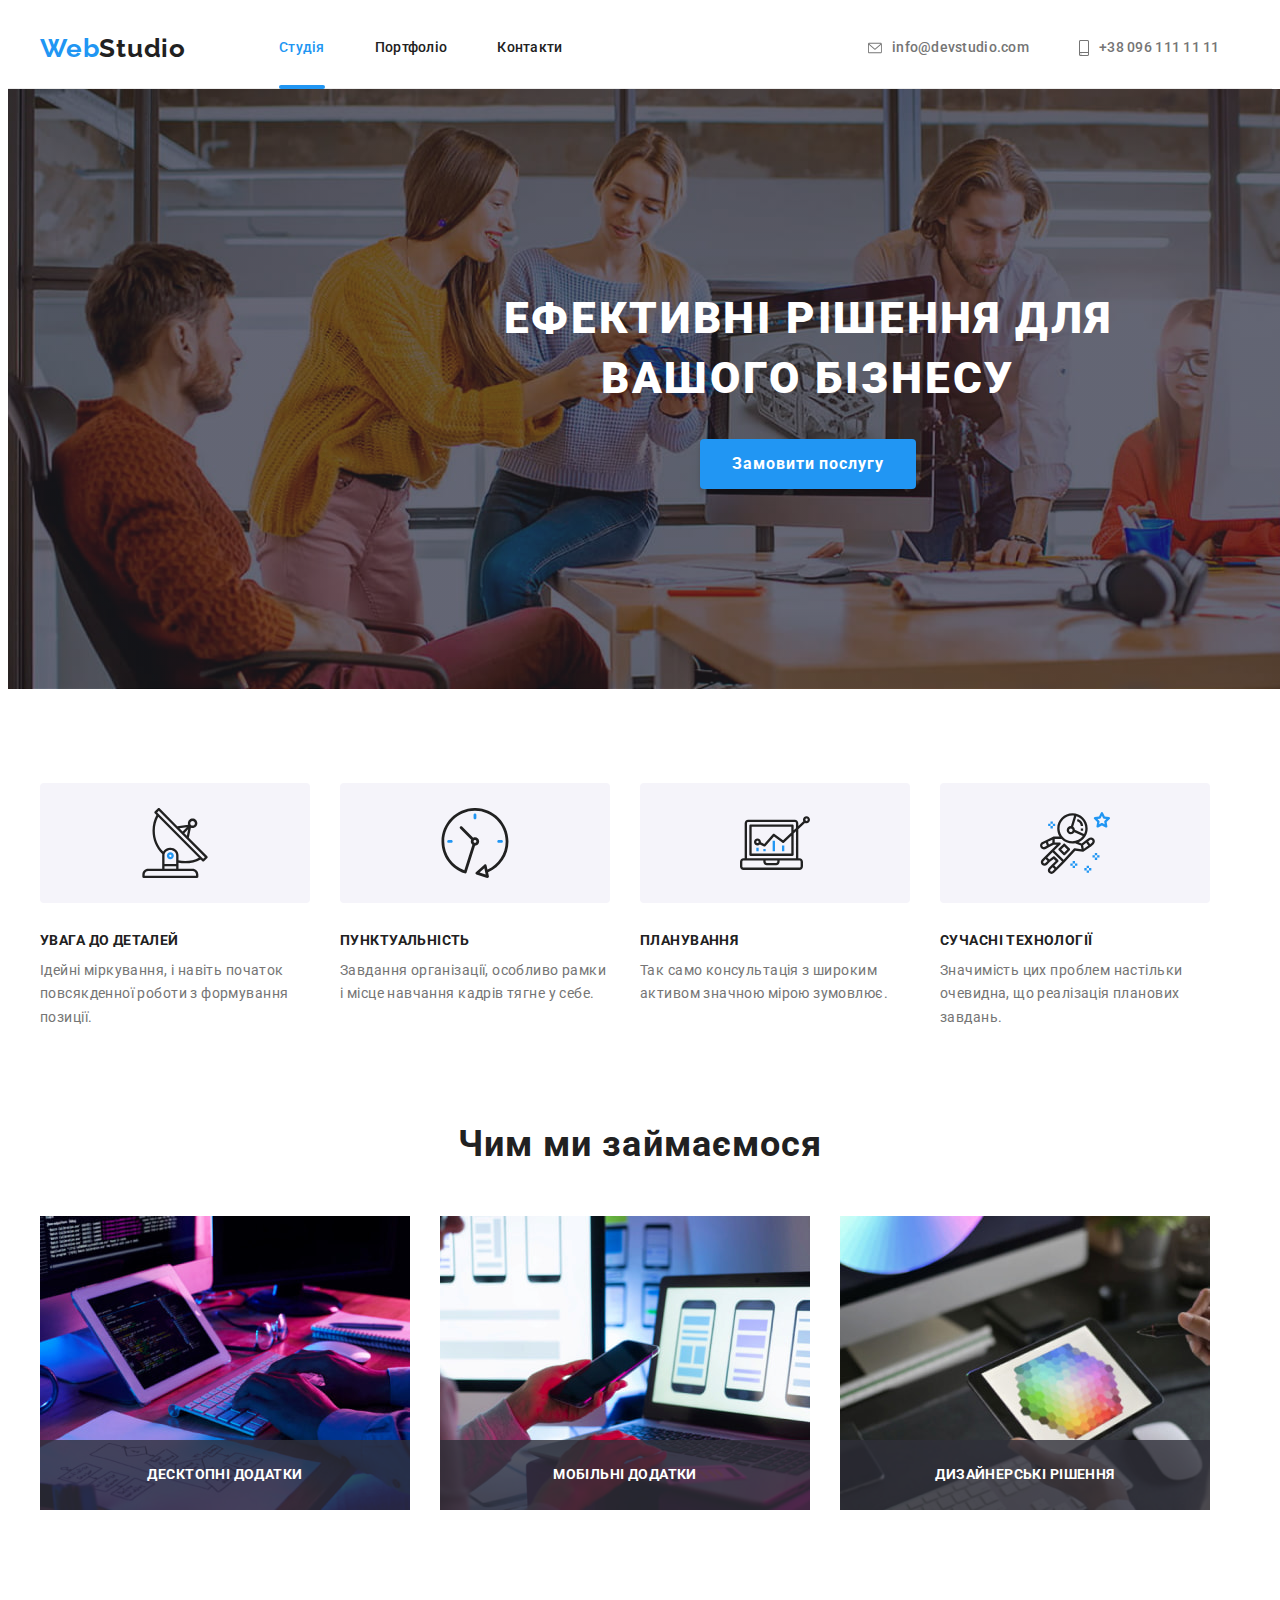
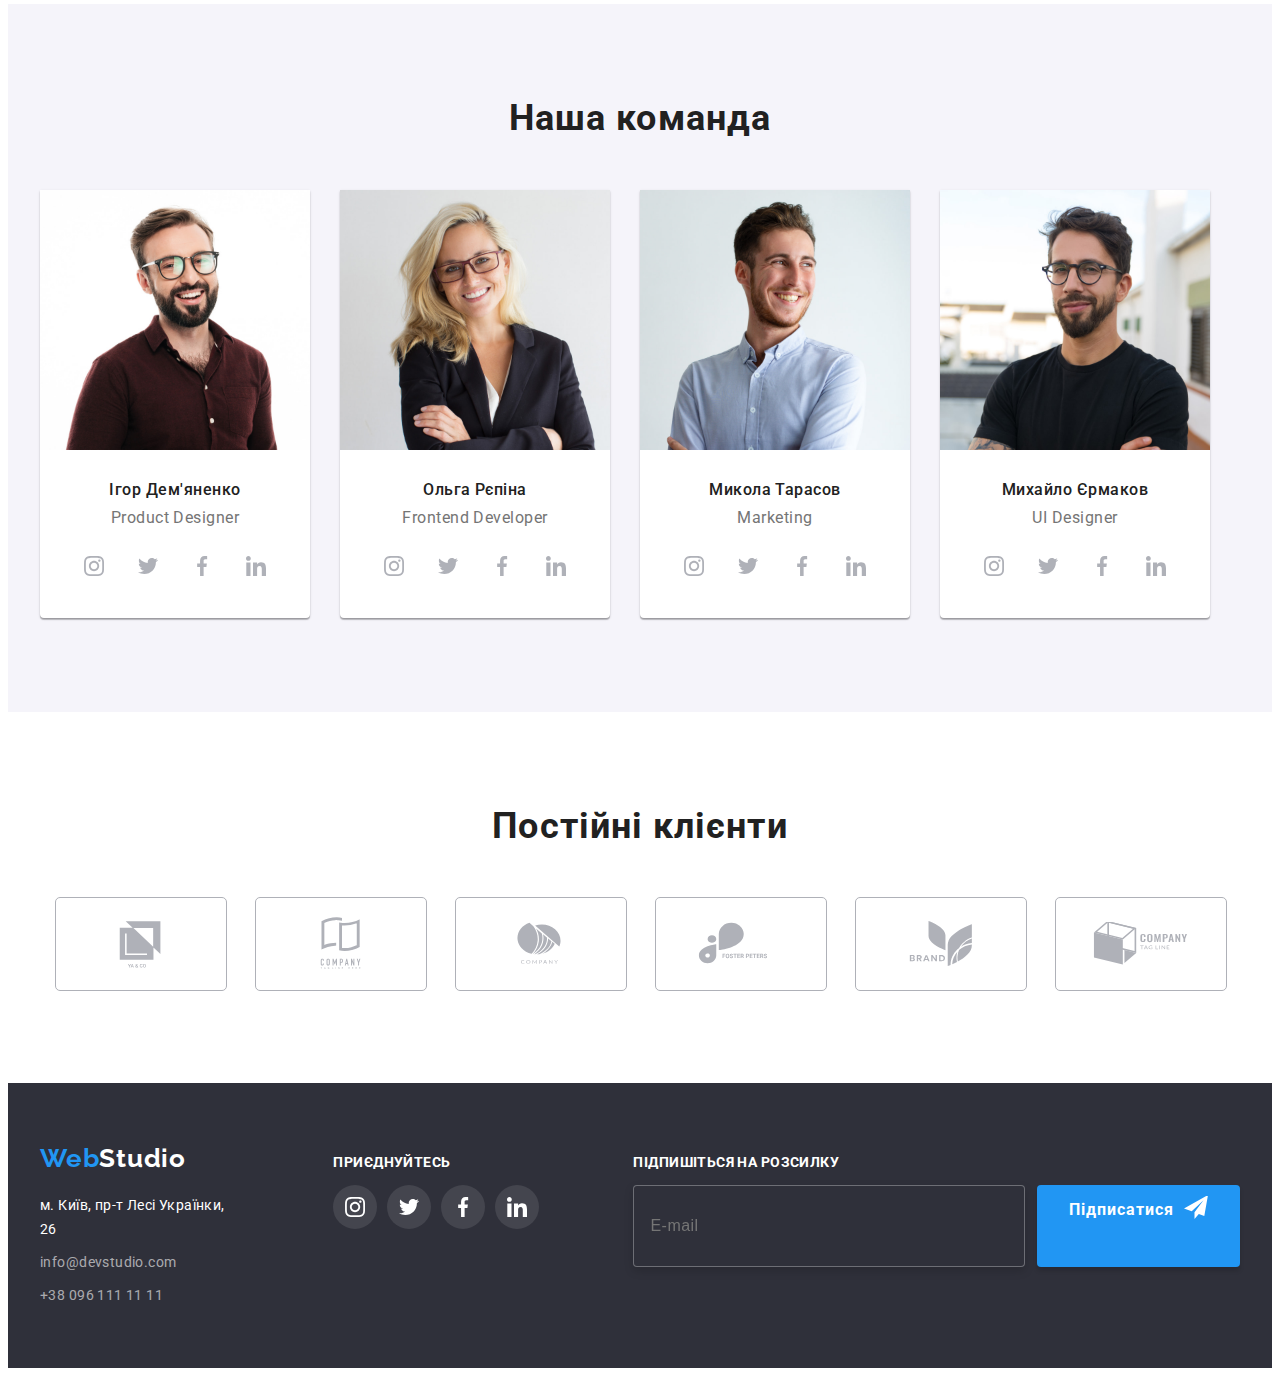
<file: index.html>
<!DOCTYPE html>
<html lang="uk">
  <head>
    <meta charset="UTF-8" />
    <meta http-equiv="X-UA-Compatible" content="IE=edge" />
    <meta name="viewport" content="width=device-width, initial-scale=1.0" />
    <title>WebStudio</title>
    <!-- Fonts -->
    <link rel="preconnect" href="https://fonts.googleapis.com" />
    <link rel="preconnect" href="https://fonts.gstatic.com" crossorigin />
    <link
      href="https://fonts.googleapis.com/css2?family=Raleway:wght@700&family=Roboto:wght@400;500;700;900&display=swap"
      rel="stylesheet"
    />
    <!-- Styles -->
    <link
      rel="stylesheet"
      href="https://cdnjs.cloudflare.com/ajax/libs/modern-normalize/1.1.0/modern-normalize.min.css"
      integrity="sha512-wpPYUAdjBVSE4KJnH1VR1HeZfpl1ub8YT/NKx4PuQ5NmX2tKuGu6U/JRp5y+Y8XG2tV+wKQpNHVUX03MfMFn9Q=="
      crossorigin="anonymous"
      referrerpolicy="no-referrer"
    />
    <link rel="stylesheet" href="./css/styles.css" />
  </head>
  <body class="body">
    <!-- Шапка -->
    <header class="page-header">
      <div class="container header-container">
        <nav class="header-nav">
          <a class="logo" href="./index.html" lang="en"
            ><span class="text-blue">Web</span>Studio</a
          >
          <ul class="header-menu-one">
            <li>
              <a class="site-nav current" href="./index.html">Cтудія</a>
            </li>
            <li>
              <a class="site-nav" href="./portfolio.html">Портфоліо</a>
            </li>
            <li><a class="site-nav" href="#">Контакти</a></li>
          </ul>
        </nav>
        <ul class="header-menu-two">
          <li>
            <div class="link-header">
              <a class="auth-nav" href="mailto:info@devstudio.com"
                ><svg width="16" height="12">
                  <use href="./images/icons.svg#icon-mail"></use>
                </svg>
                info@devstudio.com</a
              >
            </div>
          </li>
          <li>
            <div class="link-header">
              <a class="auth-nav" href="tel:+380961111111"
                ><svg width="10" height="16">
                  <use href="./images/icons.svg#icon-smartphone"></use>
                </svg>
                +38 096 111 11 11</a
              >
            </div>
          </li>
        </ul>
      </div>
    </header>
    <!-- Основний контент -->
    <main>
      <section class="section-pageone words-in-center section">
        <div class="container">
          <h1 class="h-one">Ефективні рішення для вашого бізнесу</h1>
          <button class="button" type="button" data-modal-open>
            Замовити послугу
          </button>
        </div>
      </section>
      <!-- Особливості -->
      <section class="section-features">
        <div class="container">
          <h2 class="visually-hidden">Особливості</h2>
          <ul class="features">
            <li class="feature">
              <div class="features-box">
                <svg width="70" height="70">
                  <use href="./images/icons.svg#icon-antenna"></use>
                </svg>
              </div>
              <h3 class="h-three-in-pageone">УВАГА ДО ДЕТАЛЕЙ</h3>
              <p class="paragraph">
                Ідейні міркування, і навіть початок повсякденної роботи з
                формування позиції.
              </p>
            </li>
            <li class="feature">
              <div class="features-box">
                <svg width="70" height="70">
                  <use href="./images/icons.svg#icon-clock"></use>
                </svg>
              </div>
              <h3 class="h-three-in-pageone">ПУНКТУАЛЬНІСТЬ</h3>
              <p class="paragraph">
                Завдання організації, особливо рамки і місце навчання кадрів
                тягне у себе.
              </p>
            </li>
            <li class="feature">
              <div class="features-box">
                <svg width="70" height="70">
                  <use href="./images/icons.svg#icon-diagram"></use>
                </svg>
              </div>
              <h3 class="h-three-in-pageone">ПЛАНУВАННЯ</h3>
              <p class="paragraph">
                Так само консультація з широким активом значною мірою зумовлює.
              </p>
            </li>
            <li class="feature">
              <div class="features-box">
                <svg width="70" height="70">
                  <use href="./images/icons.svg#icon-astronaut"></use>
                </svg>
              </div>
              <h3 class="h-three-in-pageone">СУЧАСНІ ТЕХНОЛОГІЇ</h3>
              <p class="paragraph">
                Значимість цих проблем настільки очевидна, що реалізація
                планових завдань.
              </p>
            </li>
          </ul>
        </div>
      </section>
      <!-- Чим ми займаємося -->
      <section class="section">
        <div class="container">
          <h2 class="h-two-options words-in-center">Чим ми займаємося</h2>
          <ul class="menu">
            <li class="what-we-do-list">
              <img
                src="./images/box1.jpg"
                alt="Людина працює за комп'ютером"
                width="370"
                height="294"
              />
              <div class="what-we-do-box">
                <p class="what-we-do-sentence">Десктопні додатки</p>
              </div>
            </li>
            <li class="what-we-do-list">
              <img
                src="./images/box2.jpg"
                alt="Людина працює за ноутбуком та телефоном"
                width="370"
                height="294"
              />
              <div class="what-we-do-box">
                <p class="what-we-do-sentence">Мобільні додатки</p>
              </div>
            </li>
            <li class="what-we-do-list">
              <img
                src="./images/box3.jpg"
                alt="Людина працює за планшетом"
                width="370"
                height="294"
              />
              <div class="what-we-do-box">
                <p class="what-we-do-sentence">Дизайнерські рішення</p>
              </div>
            </li>
          </ul>
        </div>
      </section>
      <!-- Наша команда -->
      <section class="section our-team">
        <div class="container">
          <h2 class="h-two-options words-in-center">Наша команда</h2>
          <ul class="menu">
            <li class="team-card">
              <img
                src="./images/img.jpg"
                alt="Ігор Дем'яненко"
                width="270"
                height="260"
              />
              <div class="elements-under-the-imageone">
                <h3 class="words-in-center team-member">Ігор Дем'яненко</h3>
                <p class="words-in-center paragraph specialty">
                  Product Designer
                </p>
                <ul class="socials-list">
                  <li class="socials-item">
                    <a class="socials-link-our-team" href="#"
                      ><svg width="20" height="20">
                        <use href="./images/icons.svg#icon-instagram"></use>
                      </svg>
                    </a>
                  </li>
                  <li class="socials-item">
                    <a class="socials-link-our-team" href="#"
                      ><svg width="20" height="20">
                        <use href="./images/icons.svg#icon-twitter"></use>
                      </svg>
                    </a>
                  </li>
                  <li class="socials-item">
                    <a class="socials-link-our-team" href="#"
                      ><svg width="20" height="20">
                        <use href="./images/icons.svg#icon-facebook"></use>
                      </svg>
                    </a>
                  </li>
                  <li class="socials-item">
                    <a class="socials-link-our-team" href="#"
                      ><svg width="20" height="20">
                        <use href="./images/icons.svg#icon-linkedin"></use>
                      </svg>
                    </a>
                  </li>
                </ul>
              </div>
            </li>
            <li class="team-card">
              <img
                src="./images/img1.jpg"
                alt="Ольга Рєпіна"
                width="270"
                height="260"
              />
              <div class="elements-under-the-imageone">
                <h3 class="words-in-center team-member">Ольга Рєпіна</h3>
                <p class="words-in-center paragraph specialty">
                  Frontend Developer
                </p>
                <ul class="socials-list">
                  <li class="socials-item">
                    <a class="socials-link-our-team" href="#"
                      ><svg width="20" height="20">
                        <use href="./images/icons.svg#icon-instagram"></use>
                      </svg>
                    </a>
                  </li>
                  <li class="socials-item">
                    <a class="socials-link-our-team" href="#"
                      ><svg width="20" height="20">
                        <use href="./images/icons.svg#icon-twitter"></use>
                      </svg>
                    </a>
                  </li>
                  <li class="socials-item">
                    <a class="socials-link-our-team" href="#"
                      ><svg width="20" height="20">
                        <use href="./images/icons.svg#icon-facebook"></use>
                      </svg>
                    </a>
                  </li>
                  <li class="socials-item">
                    <a class="socials-link-our-team" href="#"
                      ><svg width="20" height="20">
                        <use href="./images/icons.svg#icon-linkedin"></use>
                      </svg>
                    </a>
                  </li>
                </ul>
              </div>
            </li>
            <li class="team-card">
              <img
                src="./images/img2.jpg"
                alt="Микола Тарасов"
                width="270"
                height="260"
              />
              <div class="elements-under-the-imageone">
                <h3 class="words-in-center team-member">Микола Тарасов</h3>
                <p class="words-in-center paragraph specialty">Marketing</p>
                <ul class="socials-list">
                  <li class="socials-item">
                    <a class="socials-link-our-team" href="#"
                      ><svg width="20" height="20">
                        <use href="./images/icons.svg#icon-instagram"></use>
                      </svg>
                    </a>
                  </li>
                  <li class="socials-item">
                    <a class="socials-link-our-team" href="#"
                      ><svg width="20" height="20">
                        <use href="./images/icons.svg#icon-twitter"></use>
                      </svg>
                    </a>
                  </li>
                  <li class="socials-item">
                    <a class="socials-link-our-team" href="#"
                      ><svg width="20" height="20">
                        <use href="./images/icons.svg#icon-facebook"></use>
                      </svg>
                    </a>
                  </li>
                  <li class="socials-item">
                    <a class="socials-link-our-team" href="#"
                      ><svg width="20" height="20">
                        <use href="./images/icons.svg#icon-linkedin"></use>
                      </svg>
                    </a>
                  </li>
                </ul>
              </div>
            </li>
            <li class="team-card">
              <img
                src="./images/img3.jpg"
                alt="Михайло Єрмаков"
                width="270"
                height="260"
              />
              <div class="elements-under-the-imageone">
                <h3 class="words-in-center team-member">Михайло Єрмаков</h3>
                <p class="words-in-center paragraph specialty">UI Designer</p>
                <ul class="socials-list">
                  <li class="socials-item">
                    <a class="socials-link-our-team" href="#"
                      ><svg width="20" height="20">
                        <use href="./images/icons.svg#icon-instagram"></use>
                      </svg>
                    </a>
                  </li>
                  <li class="socials-item">
                    <a class="socials-link-our-team" href="#"
                      ><svg width="20" height="20">
                        <use href="./images/icons.svg#icon-twitter"></use>
                      </svg>
                    </a>
                  </li>
                  <li class="socials-item">
                    <a class="socials-link-our-team" href="#"
                      ><svg width="20" height="20">
                        <use href="./images/icons.svg#icon-facebook"></use>
                      </svg>
                    </a>
                  </li>
                  <li class="socials-item">
                    <a class="socials-link-our-team" href="#"
                      ><svg width="20" height="20">
                        <use href="./images/icons.svg#icon-linkedin"></use>
                      </svg>
                    </a>
                  </li>
                </ul>
              </div>
            </li>
          </ul>
        </div>
      </section>
      <!-- Постійні клієнти -->
      <section class="section">
        <div class="container">
          <h2 class="words-in-center h-two-options">Постійні клієнти</h2>
          <ul class="clients">
            <li class="client-list">
              <a class="client-icon" href="#"
                ><svg width="106" height="60">
                  <use href="./images/icons.svg#icon-Logo"></use>
                </svg>
              </a>
            </li>
            <li class="client-list">
              <a class="client-icon" href="#"
                ><svg width="106" height="60">
                  <use href="./images/icons.svg#icon-Logo-1"></use>
                </svg>
              </a>
            </li>
            <li class="client-list">
              <a class="client-icon" href="#"
                ><svg width="106" height="60">
                  <use href="./images/icons.svg#icon-Logo-2"></use>
                </svg>
              </a>
            </li>
            <li class="client-list">
              <a class="client-icon" href="#"
                ><svg width="106" height="60">
                  <use href="./images/icons.svg#icon-Logo-3"></use>
                </svg>
              </a>
            </li>
            <li class="client-list">
              <a class="client-icon" href="#"
                ><svg width="106" height="60">
                  <use href="./images/icons.svg#icon-Logo-4"></use>
                </svg>
              </a>
            </li>
            <li class="client-list">
              <a class="client-icon" href="#"
                ><svg width="106" height="60">
                  <use href="./images/icons.svg#icon-Logo-5"></use>
                </svg>
              </a>
            </li>
          </ul>
        </div>
      </section>
    </main>
    <!-- Підвал -->
    <footer class="page-footer">
      <div class="container-in-footer">
        <div>
          <a class="logo footer-logo" href="./index.html" lang="en"
            ><span class="text-blue">Web</span
            ><span class="text-white">Studio</span>
          </a>
          <address class="address-box">
            <ul class="footer-li">
              <li class="footer-list">
                <a
                  class="address"
                  href="https://goo.gl/maps/CPtrU1FHBa2aNyZL9"
                  target="_blank"
                  rel="noopener noreferrer nofollow"
                  >м. Київ, пр-т Лесі Українки, 26</a
                >
              </li>
              <li class="footer-list">
                <a class="address unique" href="mailto:info@devstudio.com"
                  >info@devstudio.com</a
                >
              </li>
              <li class="footer-list">
                <a class="address unique" href="tel:+380961111111"
                  >+38 096 111 11 11</a
                >
              </li>
            </ul>
          </address>
        </div>
        <div>
          <p class="p-in-pagefooter">Приєднуйтесь</p>
          <ul class="socials-list">
            <li class="socials-item">
              <a class="socials-link" href="#">
                <svg width="20" height="20">
                  <use href="./images/icons.svg#icon-instagram"></use>
                </svg>
              </a>
            </li>
            <li class="socials-item">
              <a class="socials-link" href="#">
                <svg width="20" height="20">
                  <use href="./images/icons.svg#icon-twitter"></use>
                </svg>
              </a>
            </li>
            <li class="socials-item">
              <a class="socials-link" href="#">
                <svg width="20" height="20">
                  <use href="./images/icons.svg#icon-facebook"></use>
                </svg>
              </a>
            </li>
            <li class="socials-item">
              <a class="socials-link" href="#">
                <svg width="20" height="20">
                  <use href="./images/icons.svg#icon-linkedin"></use>
                </svg>
              </a>
            </li>
          </ul>
        </div>
        <div>
          <p class="p-in-pagefooter">Підпишіться на розсилку</p>
          <form class="subscribe-field">
              <input
                class="subscribe-form-field-input"
                type="email"
                placeholder="E-mail"
              />
            <button class="button send-button" type="button">
              Підписатися<svg width="24" height="24" class="icon-send">
                <use href="./images/icons.svg#icon-send"></use>
              </svg>
            </button>
          </form>
        </div>
      </div>
    </footer>
    <div class="backdrop is-hidden" data-modal>
      <div class="modal">
        <button class="close-button" type="button" data-modal-close>
          <svg width="18" height="18" class="close">
            <use href="./images/icons.svg#icon-close"></use>
          </svg>
        </button>
        <h3 class="modal-title">Залиште свої дані, ми вам передзвонимо</h3>
        <form name="contact-form" autocomplete="on">
          <label class="form-field-label" for="user-name">Ім'я</label>
          <div class="form-field">
            <input class="form-field-input" id="user-name" type="text" />
            <svg class="form-field-icon" width="18" height="18">
              <use href="./images/icons.svg#icon-person"></use>
            </svg>
          </div>

          <label class="form-field-label" for="name">Телефон</label>
          <div class="form-field">
            <input class="form-field-input" id="name" type="tel" />
            <svg class="form-field-icon" width="18" height="18">
              <use href="./images/icons.svg#icon-phone"></use>
            </svg>
          </div>

          <label class="form-field-label" for="user-email">Пошта</label>
          <div class="form-field">
            <input class="form-field-input" id="user-email" type="email" />
            <svg class="form-field-icon" width="18" height="18">
              <use href="./images/icons.svg#icon-email"></use>
            </svg>
          </div>

          <label class="form-field-label" for="user-comment">Коментар</label>
          <textarea
            class="form-field-textarea"
            id="user-comment"
            type="text"
            placeholder="Введіть текст"
          ></textarea>

          <div class="form-field-checkbox checkbox">
            <input
              class="checkbox-input"
              id="terms-checkbox"
              type="checkbox"
              name="terms-checkbox"
            />
            <svg class="checkbox-icon" width="16" height="15">
              <use href="./images/icons.svg#icon-check"></use>
            </svg>
            <label class="checkbox-label" for="terms-checkbox"
              >Погоджуюся з розсилкою та приймаю
              <a class="conditions-contract" href="#">Умови договору</a></label
            >
          </div>

          <button class="form-submit button" type="submit">Відправити</button>
        </form>
      </div>
    </div>
    <script src="./js/modal.js"></script>
  </body>
</html>
</file>
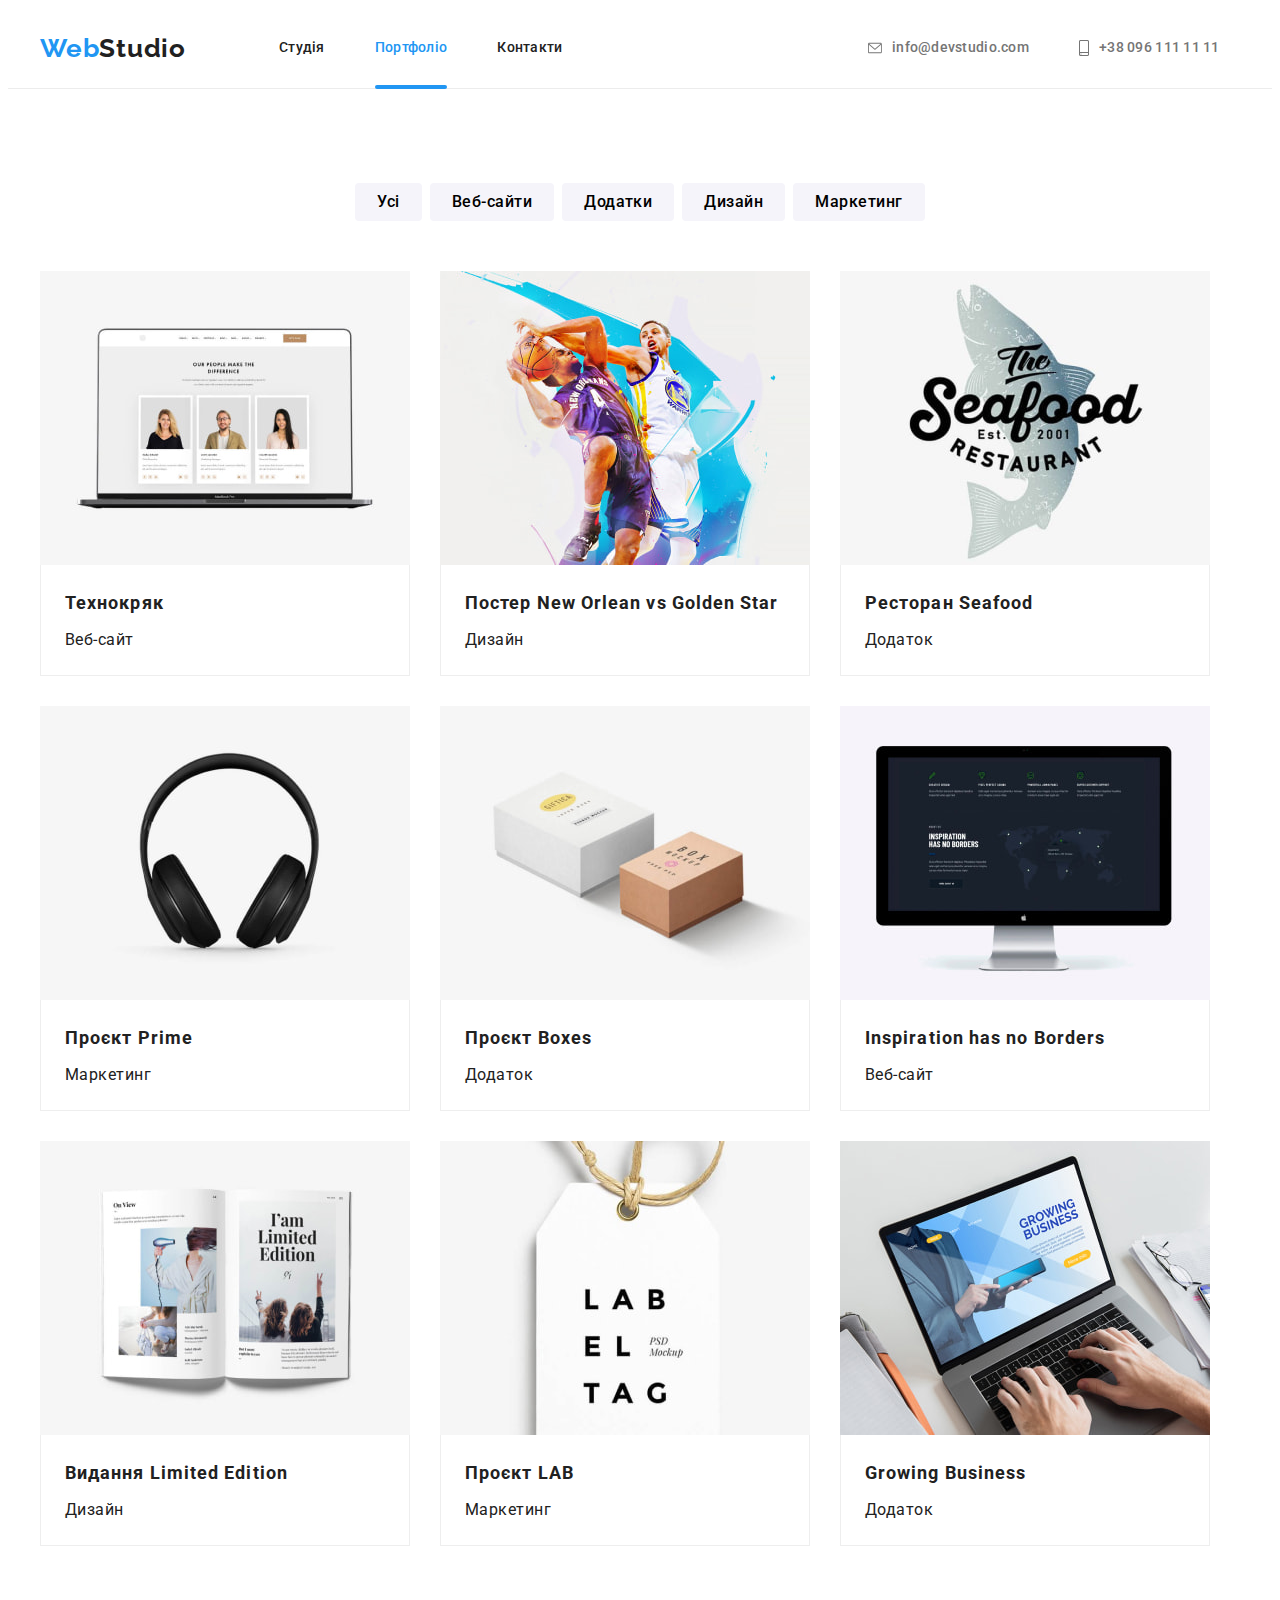
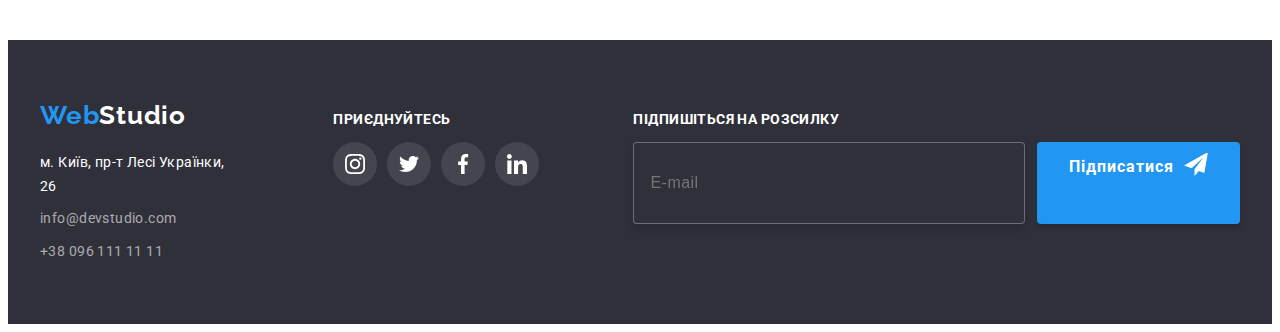
<file: portfolio.html>
<!DOCTYPE html>
<html lang="uk">
  <head>
    <meta charset="UTF-8" />
    <meta http-equiv="X-UA-Compatible" content="IE=edge" />
    <meta name="viewport" content="width=device-width, initial-scale=1.0" />
    <title>WebStudio</title>
    <!-- Fonts -->
    <link rel="preconnect" href="https://fonts.googleapis.com" />
    <link rel="preconnect" href="https://fonts.gstatic.com" crossorigin />
    <link
      href="https://fonts.googleapis.com/css2?family=Raleway:wght@700&family=Roboto:wght@400;500;700;900&display=swap"
      rel="stylesheet"
    />
    <!-- Styles -->
    <link
      rel="stylesheet"
      href="https://cdnjs.cloudflare.com/ajax/libs/modern-normalize/1.1.0/modern-normalize.min.css"
      integrity="sha512-wpPYUAdjBVSE4KJnH1VR1HeZfpl1ub8YT/NKx4PuQ5NmX2tKuGu6U/JRp5y+Y8XG2tV+wKQpNHVUX03MfMFn9Q=="
      crossorigin="anonymous"
      referrerpolicy="no-referrer"
    />
    <link rel="stylesheet" href="./css/styles.css" />
  </head>
  <body class="body">
    <!-- Шапка -->
    <header class="page-header">
      <div class="container header-container">
        <nav class="header-nav">
          <a class="logo" href="./index.html" lang="en"
            ><span class="text-blue">Web</span>Studio</a
          >
          <ul class="header-menu-one">
            <li>
              <a class="site-nav" href="./index.html">Cтудія</a>
            </li>
            <li>
              <a class="site-nav current" href="./portfolio.html">Портфоліо</a>
            </li>
            <li><a class="site-nav" href="#">Контакти</a></li>
          </ul>
        </nav>
        <ul class="header-menu-two">
          <li>
            <div class="link-header">
              <a class="auth-nav" href="mailto:info@devstudio.com"
                ><svg width="16" height="12">
                  <use href="./images/icons.svg#icon-mail"></use>
                </svg>
                info@devstudio.com</a
              >
            </div>
          </li>
          <li>
            <div class="link-header">
              <a class="auth-nav" href="tel:+380961111111"
                ><svg width="10" height="16">
                  <use href="./images/icons.svg#icon-smartphone"></use>
                </svg>
                +38 096 111 11 11</a
              >
            </div>
          </li>
        </ul>
      </div>
    </header>
    <!-- Основний контент -->
    <main>
      <section class="section">
        <div class="container">
          <h1 class="visually-hidden">Портфоліо</h1>
          <!-- Кнопки -->
          <ul class="button-in-portfolio">
            <li><button class="filter" type="button">Усі</button></li>
            <li><button class="filter" type="button">Веб-сайти</button></li>
            <li><button class="filter" type="button">Додатки</button></li>
            <li><button class="filter" type="button">Дизайн</button></li>
            <li><button class="filter" type="button">Маркетинг</button></li>
          </ul>
          <ul class="menu">
            <li class="container-in-pagetwo">
              <a class="link-in-pagetwo" href="#"
                ><div class="box-overlay">
                  <img
                    src="./images/img4.jpg"
                    alt="Браузер"
                    width="370"
                    height="294"
                  />
                  <div class="menu-overlay">
                    <p class="text-overlay">
                      Ресурс пропонує комплексні пропозиції з різним рівнем
                      функціоналу та сервісів. Все це дозволить відвідувачу
                      отримати вичерпні відомості про компанію чи приватну
                      особу.
                    </p>
                  </div>
                </div>
                <div class="elements-under-the-imagetwo">
                  <h2 class="h-two-in-pagetwo">Технокряк</h2>
                  <p class="paragraph-in-pagetwo">Веб-сайт</p>
                </div></a
              >
            </li>
            <li class="container-in-pagetwo">
              <a class="link-in-pagetwo" href="#"
                ><div class="box-overlay">
                  <img
                    src="./images/img5.jpg"
                    alt="Люди грають в баскетбол"
                    width="370"
                    height="294"
                  />
                  <div class="menu-overlay">
                    <p class="text-overlay">
                      Ресурс пропонує комплексні пропозиції з різним рівнем
                      функціоналу та сервісів. Все це дозволить відвідувачу
                      отримати вичерпні відомості про компанію чи приватну
                      особу.
                    </p>
                  </div>
                </div>
                <div class="elements-under-the-imagetwo">
                  <h2 class="h-two-in-pagetwo">
                    Постер New Orlean vs Golden Star
                  </h2>
                  <p class="paragraph-in-pagetwo">Дизайн</p>
                </div></a
              >
            </li>
            <li class="container-in-pagetwo">
              <a class="link-in-pagetwo" href="#"
                ><div class="box-overlay">
                  <img
                    src="./images/img6.jpg"
                    alt="Ресторан(Морська
              їжа)"
                    width="370"
                    height="294"
                  />
                  <div class="menu-overlay">
                    <p class="text-overlay">
                      Ресурс пропонує комплексні пропозиції з різним рівнем
                      функціоналу та сервісів. Все це дозволить відвідувачу
                      отримати вичерпні відомості про компанію чи приватну
                      особу.
                    </p>
                  </div>
                </div>
                <div class="elements-under-the-imagetwo">
                  <h2 class="h-two-in-pagetwo">Ресторан Seafood</h2>
                  <p class="paragraph-in-pagetwo">Додаток</p>
                </div></a
              >
            </li>
            <li class="container-in-pagetwo">
              <a class="link-in-pagetwo" href="#"
                ><div class="box-overlay">
                  <img
                    src="./images/img7.jpg"
                    alt="Навушники"
                    width="370"
                    height="294"
                  />
                  <div class="menu-overlay">
                    <p class="text-overlay">
                      Ресурс пропонує комплексні пропозиції з різним рівнем
                      функціоналу та сервісів. Все це дозволить відвідувачу
                      отримати вичерпні відомості про компанію чи приватну
                      особу.
                    </p>
                  </div>
                </div>
                <div class="elements-under-the-imagetwo">
                  <h2 class="h-two-in-pagetwo">Проєкт Prime</h2>
                  <p class="paragraph-in-pagetwo">Маркетинг</p>
                </div></a
              >
            </li>
            <li class="container-in-pagetwo">
              <a class="link-in-pagetwo" href="#"
                ><div class="box-overlay">
                  <img
                    src="./images/img8.jpg"
                    alt="Коробки"
                    width="370"
                    height="294"
                  />
                  <div class="menu-overlay">
                    <p class="text-overlay">
                      Ресурс пропонує комплексні пропозиції з різним рівнем
                      функціоналу та сервісів. Все це дозволить відвідувачу
                      отримати вичерпні відомості про компанію чи приватну
                      особу.
                    </p>
                  </div>
                </div>

                <div class="elements-under-the-imagetwo">
                  <h2 class="h-two-in-pagetwo">Проєкт Boxes</h2>
                  <p class="paragraph-in-pagetwo">Додаток</p>
                </div></a
              >
            </li>
            <li class="container-in-pagetwo">
              <a class="link-in-pagetwo" href="#"
                ><div class="box-overlay">
                  <img
                    src="./images/img9.jpg"
                    alt="Монітор"
                    width="370"
                    height="294"
                  />
                  <div class="menu-overlay">
                    <p class="text-overlay">
                      Ресурс пропонує комплексні пропозиції з різним рівнем
                      функціоналу та сервісів. Все це дозволить відвідувачу
                      отримати вичерпні відомості про компанію чи приватну
                      особу.
                    </p>
                  </div>
                </div>

                <div class="elements-under-the-imagetwo">
                  <h2 class="h-two-in-pagetwo">Inspiration has no Borders</h2>
                  <p class="paragraph-in-pagetwo">Веб-сайт</p>
                </div></a
              >
            </li>
            <li class="container-in-pagetwo">
              <a class="link-in-pagetwo" href="#"
                ><div class="box-overlay">
                  <img
                    src="./images/img10.jpg"
                    alt="Журнал"
                    width="370"
                    height="294"
                  />
                  <div class="menu-overlay">
                    <p class="text-overlay">
                      Ресурс пропонує комплексні пропозиції з різним рівнем
                      функціоналу та сервісів. Все це дозволить відвідувачу
                      отримати вичерпні відомості про компанію чи приватну
                      особу.
                    </p>
                  </div>
                </div>

                <div class="elements-under-the-imagetwo">
                  <h2 class="h-two-in-pagetwo">Видання Limited Edition</h2>
                  <p class="paragraph-in-pagetwo">Дизайн</p>
                </div></a
              >
            </li>
            <li class="container-in-pagetwo">
              <a class="link-in-pagetwo" href="#"
                ><div class="box-overlay">
                  <img
                    src="./images/img11.jpg"
                    alt="Бірка"
                    width="370"
                    height="294"
                  />
                  <div class="menu-overlay">
                    <p class="text-overlay">
                      Ресурс пропонує комплексні пропозиції з різним рівнем
                      функціоналу та сервісів. Все це дозволить відвідувачу
                      отримати вичерпні відомості про компанію чи приватну
                      особу.
                    </p>
                  </div>
                </div>

                <div class="elements-under-the-imagetwo">
                  <h2 class="h-two-in-pagetwo">Проєкт LAB</h2>
                  <p class="paragraph-in-pagetwo">Маркетинг</p>
                </div></a
              >
            </li>
            <li class="container-in-pagetwo">
              <a class="link-in-pagetwo" href="#"
                ><div class="box-overlay">
                  <img
                    src="./images/img12.jpg"
                    alt="Людина працює за ноутбуком"
                    width="370"
                    height="294"
                  />
                  <div class="menu-overlay">
                    <p class="text-overlay">
                      Ресурс пропонує комплексні пропозиції з різним рівнем
                      функціоналу та сервісів. Все це дозволить відвідувачу
                      отримати вичерпні відомості про компанію чи приватну
                      особу.
                    </p>
                  </div>
                </div>

                <div class="elements-under-the-imagetwo">
                  <h2 class="h-two-in-pagetwo">Growing Business</h2>
                  <p class="paragraph-in-pagetwo">Додаток</p>
                </div></a
              >
            </li>
          </ul>
        </div>
      </section>
    </main>
    <!-- Підвал -->
    <footer class="page-footer">
      <div class="container-in-footer">
        <div>
          <a class="logo footer-logo" href="./index.html" lang="en"
            ><span class="text-blue">Web</span
            ><span class="text-white">Studio</span>
          </a>
          <address class="address-box">
            <ul class="footer-li">
              <li class="footer-list">
                <a
                  class="address"
                  href="https://goo.gl/maps/CPtrU1FHBa2aNyZL9"
                  target="_blank"
                  rel="noopener noreferrer nofollow"
                  >м. Київ, пр-т Лесі Українки, 26</a
                >
              </li>
              <li class="footer-list">
                <a class="address unique" href="mailto:info@devstudio.com"
                  >info@devstudio.com</a
                >
              </li>
              <li class="footer-list">
                <a class="address unique" href="tel:+380961111111"
                  >+38 096 111 11 11</a
                >
              </li>
            </ul>
          </address>
        </div>
        <div>
          <p class="p-in-pagefooter">Приєднуйтесь</p>
          <ul class="socials-list">
            <li class="socials-item">
              <a class="socials-link" href="#">
                <svg width="20" height="20">
                  <use href="./images/icons.svg#icon-instagram"></use>
                </svg>
              </a>
            </li>
            <li class="socials-item">
              <a class="socials-link" href="#">
                <svg width="20" height="20">
                  <use href="./images/icons.svg#icon-twitter"></use>
                </svg>
              </a>
            </li>
            <li class="socials-item">
              <a class="socials-link" href="#">
                <svg width="20" height="20">
                  <use href="./images/icons.svg#icon-facebook"></use>
                </svg>
              </a>
            </li>
            <li class="socials-item">
              <a class="socials-link" href="#">
                <svg width="20" height="20">
                  <use href="./images/icons.svg#icon-linkedin"></use>
                </svg>
              </a>
            </li>
          </ul>
        </div>
        <div>
          <p class="p-in-pagefooter">Підпишіться на розсилку</p>
          <form class="subscribe-field">
            <input
              class="subscribe-form-field-input"
              type="email"
              placeholder="E-mail"
            />
            <button class="button send-button" type="button">
              Підписатися<svg width="24" height="24" class="icon-send">
                <use href="./images/icons.svg#icon-send"></use>
              </svg>
            </button>
          </form>
        </div>
      </div>
    </footer>
  </body>
</html>
</file>
<file: css/styles.css>
:root {
  --color-white: #fff;
  --color-primarywhite: #ededed;
  --color-secondarywhite: #eee;
  --color-blue: #2196f3;
  --color-focus: #188ce8;
  --color-darkblue: #2f303a;
  --color-black: #212121;
  --color-gray: #757575;
  --color-secondary-gray: #c4c4c4;
  --color-lightgray: #f5f4fa;
  --color-social-icon: #afb1b8;
}

/* priclad .list-item {
  margin-bottom: 12px;
}

.list-item:last-child {
  margin-bottom: 0;
} */

.visually-hidden {
  position: absolute;
  white-space: nowrap;
  width: 1px;
  height: 1px;
  overflow: hidden;
  border: 0;
  padding: 0;
  clip: rect(0 0 0 0);
  clip-path: inset(50%);
  margin: -1px;
}

a {
  text-decoration: none;
  color: inherit;
}

ul {
  list-style: none;
  padding-left: 0;
  margin: 0;
}

h1,
h2,
h3,
h4,
h5,
h6,
p {
  margin-top: 0;
}

img {
  display: block;
  max-width: 100%;
  height: auto;
}

address {
  font-style: normal;
}

a {
  text-decoration: none;
  color: var(--color-black);
}

.body {
  background-color: var(--color-white);
  color: var(--color-black);
  font-family: "Roboto", sans-serif;
}

/* Header */

.page-header {
  border-bottom: 1px solid #ececec;
}

.container {
  width: 1200px;
  padding: 0 15px;
  margin: 0 auto;
}

.header-container {
  display: flex;
  align-items: center;
}

.header-nav {
  display: flex;
  align-items: center;
  gap: 93px;
}

.header-menu-one {
  display: flex;
  align-items: center;
  gap: 50px;
}

.header-menu-two {
  display: flex;
  align-items: center;
  gap: 50px;
  margin-left: auto;
}

.link-header {
  display: flex;
  align-items: center;
  gap: 10px;
  fill: var(--color-gray);
}

.section {
  padding: 94px 0;
  background-size: 100%;
}

.logo {
  font-family: "Raleway", sans-serif;
  font-weight: 700;
  font-size: 26px;
  line-height: 1.19;
  letter-spacing: 0.03em;
}

.text-blue {
  color: var(--color-blue);
}

.text-white {
  color: var(--color-white);
}

.site-nav {
  display: block;
  text-align: center;
  font-weight: 500;
  font-size: 14px;
  line-height: 1.14;
  letter-spacing: 0.02em;
  width: -webkit-min-content;
  padding: 32px 0;
  transition-property: color, fill;
  transition-duration: 250ms;
  transition-timing-function: cubic-bezier(0.4, 0, 0.2, 1);
}

.auth-nav {
  display: flex;
  align-items: center;
  gap: 10px;
  color: var(--color-gray);
  font-weight: 500;
  font-size: 14px;
  line-height: 1.14;
  letter-spacing: 0.02em;
  width: 161px;
  padding: 32px 0;
  transition-property: color, fill;
  transition-duration: 250ms;
  transition-timing-function: cubic-bezier(0.4, 0, 0.2, 1);
}

.auth-nav:hover,
.site-nav:hover,
.auth-nav:focus,
.site-nav:focus {
  color: var(--color-focus);
  fill: var(--color-focus);
}

a[href="https://goo.gl/maps/CPtrU1FHBa2aNyZL9"]
{
  color: var(--color-white);
}

.current {
  color: var(--color-blue);
  position: relative;
  transition-property: after;
}

.current::after {
  display: block;
  background: var(--color-blue);
  border-radius: 2px;
  width: 100%;
  height: 4px;
  content: "";
  position: absolute;
  transform: translateY(29px);
}

/* Main */

.section-pageone {
  width: 1600px;
  margin: 0 auto;
  color: var(--color-white);
  background-color: var(--color-secondary-gray);
  background-image: linear-gradient(
      to right,
      rgba(47, 48, 58, 0.4),
      rgba(47, 48, 58, 0.4)
    ),
    url("../images/backround-img.jpg");
  background-repeat: no-repeat;
  background-position: center center;
  background-size: cover;
  padding: 200px 0;
}

.words-in-center {
  text-align: center;
}

.h-one {
  text-transform: uppercase;
  font-weight: 900;
  font-size: 44px;
  line-height: 1.36;
  letter-spacing: 0.06em;
  margin: 0 auto 30px;
  max-width: 696px;
}

.button {
  color: var(--color-white);
  background-color: var(--color-blue);
  font-family: inherit;
  border: none;
  border-radius: 4px;
  cursor: pointer;
  font-weight: 700;
  font-size: 16px;
  line-height: 1.87;
  letter-spacing: 0.06em;
  padding: 10px 32px;
  box-shadow: 0px 4px 4px rgba(0, 0, 0, 0.15);
  transition-property: background-color, color;
  transition-duration: 250ms;
  transition-timing-function: cubic-bezier(0.4, 0, 0.2, 1);
}

.button:hover,
.button:focus {
  color: var(--color-white);
  background-color: var(--color-focus);
}

/* Особливості */

.section-features {
  padding: 94px 0 0;
  background-size: 100%;
}

.features {
  display: flex;
  gap: 30px;
}

.feature {
  max-width: 270px;
}

.features-box {
  display: flex;
  align-items: center;
  justify-content: center;
  width: 270px;
  height: 120px;
  background: var(--color-lightgray);
  border-radius: 4px;
  margin-bottom: 30px;
}

.h-three-in-pageone {
  font-weight: 700;
  font-size: 14px;
  line-height: 1.14;
  letter-spacing: 0.03em;
  margin: 0 0 10px;
}

.paragraph {
  color: var(--color-gray);
  font-size: 14px;
  line-height: 1.71;
  letter-spacing: 0.03em;
  margin: 0;
}

.menu {
  display: flex;
  align-items: center;
  flex-wrap: wrap;
  gap: 30px;
  flex-basis: calc(100% / 3);
}

.h-two-options {
  font-weight: 700;
  font-size: 36px;
  line-height: 1.16;
  letter-spacing: 0.03em;
  margin: 0 0 50px;
}

.what-we-do-list {
  position: relative;
}

.what-we-do-box {
  background: rgba(47, 48, 58, 0.8);
  position: absolute;
  max-width: 370px;
  width: 100%;
  bottom: 0;
}

.what-we-do-sentence {
  font-family: "Roboto";
  font-style: normal;
  font-weight: 700;
  font-size: 14px;
  line-height: 1.14;
  text-align: center;
  letter-spacing: 0.03em;
  text-transform: uppercase;
  color: var(--color-white);
  margin: 0;
  padding: 27px 0;
}

/* Наша команда */

.our-team {
  background-color: var(--color-lightgray);
}

.team-card {
  background-color: var(--color-white);
  box-shadow: 0px 1px 3px rgba(0, 0, 0, 0.12), 0px 1px 1px rgba(0, 0, 0, 0.14),
    0px 2px 1px rgba(0, 0, 0, 0.2);
  border-radius: 0px 0px 4px 4px;
  font-weight: 500;
  font-size: 16px;
  line-height: 19px;
  width: 270px;
}

.elements-under-the-imageone {
  padding: 30px 0;
}

.specialty {
  font-weight: 400;
  font-size: 16px;
  line-height: 1.18;
  letter-spacing: 0.03em;
  margin-bottom: 16px;
}

.team-member {
  font-weight: 500;
  font-size: 16px;
  line-height: 1.19;
  letter-spacing: 0.03em;
  margin-bottom: 10px;
}

/* Clients */

.clients {
  display: flex;
  justify-content: center;
  gap: 30px;
}

.client-list {
  width: 170px;
  height: 92px;
}

.client-icon {
  display: flex;
  align-items: center;
  justify-content: center;
  width: 100%;
  height: 100%;
  border: 1px solid #afb1b8;
  border-radius: 5px;
  fill: var(--color-social-icon);
  transition-property: border-color, fill;
  transition-duration: 250ms;
  transition-timing-function: cubic-bezier(0.4, 0, 0.2, 1);
}

.client-icon:hover,
.client-icon:focus {
  border-color: var(--color-blue);
  fill: var(--color-blue);
}

/* Portfolio */

.filter {
  background-color: var(--color-lightgray);
  border: none;
  font-family: inherit;
  border-radius: 4px;
  cursor: pointer;
  font-weight: 500;
  font-size: 16px;
  line-height: 1.62;
  letter-spacing: 0.03em;
  padding: 6px 22px;
  transition-property: color, background-color, box-shadow;
  transition-duration: 250ms;
  transition-timing-function: cubic-bezier(0.4, 0, 0.2, 1);
}

.filter:hover,
.filter:focus {
  color: var(--color-white);
  background-color: var(--color-blue);
  box-shadow: 0px 3px 1px rgba(0, 0, 0, 0.1), 0px 1px 2px rgba(0, 0, 0, 0.08),
    0px 2px 2px rgba(0, 0, 0, 0.12);
}

.button-in-portfolio {
  margin: 0 0 50px;
  display: flex;
  justify-content: center;
  gap: 8px;
}

.container-in-pagetwo {
  background: var(--color-white);
  flex-basis: 370px;
  position: relative;
}

.box-overlay {
  position: relative;
  overflow: hidden;
}

.menu-overlay {
  position: absolute;
  top: 0;
  left: 0;
  width: 100%;
  height: 100%;
  padding: 63px 24px;
  background: rgba(33, 150, 243, 0.9);
  transform: translateY(101%);
  transition: transform;
  transition-duration: 250ms;
  transition-timing-function: cubic-bezier(0.4, 0, 0.2, 1);
}

.text-overlay {
  font-family: "Roboto";
  font-style: normal;
  font-weight: 400;
  font-size: 18px;
  line-height: 1.55;
  letter-spacing: 0.03em;
  color: var(--color-white);
}

.link-in-pagetwo:hover .menu-overlay {
  transform: translateY(0);
}

.link-in-pagetwo {
  display: block;
  transition-property: box-shadow;
  transition-duration: 250ms;
  transition-timing-function: cubic-bezier(0.4, 0, 0.2, 1);
}

.link-in-pagetwo:hover,
.link-in-pagetwo:focus {
  box-shadow: 0px 1px 1px rgba(0, 0, 0, 0.12), 0px 4px 4px rgba(0, 0, 0, 0.06),
    1px 4px 6px rgba(0, 0, 0, 0.16);
}

.h-two-in-pagetwo {
  font-weight: 700;
  font-size: 18px;
  line-height: 2;
  letter-spacing: 0.06em;
  margin: 0 0 4px;
}

.paragraph-in-pagetwo {
  font-size: 16px;
  line-height: 1.87;
  letter-spacing: 0.03em;
  margin-block-end: 0;
}

.elements-under-the-imagetwo {
  padding: 20px 24px;
  border-bottom: 1px solid #eeeeee;
  border-left: 1px solid #eeeeee;
  border-right: 1px solid #eeeeee;
}

/* Footer */

.page-footer {
  background-color: var(--color-darkblue);
  padding: 60px 0;
}

.container-in-footer {
  width: 1200px;
  padding: 0 15px;
  margin: 0 auto;
  align-items: baseline;
  display: flex;
  gap: 94px;
}

.address-box {
  margin-top: 20px;
}

.address {
  font-style: normal;
  font-size: 14px;
  line-height: 1.71;
  letter-spacing: 0.03em;
  transition-property: color;
  transition-duration: 250ms;
  transition-timing-function: cubic-bezier(0.4, 0, 0.2, 1);
}

.address:focus,
.address:hover {
  color: var(--color-blue);
}

.unique {
  color: rgba(255, 255, 255, 0.6);
}

.footer-list {
  margin-bottom: 9px;
}

.footer-list:last-child {
  margin-bottom: 0;
}

/* Socials */

.socials-list {
  display: flex;
  align-items: center;
  justify-content: center;
  gap: 10px;
}

.socials-item {
  width: 44px;
  height: 44px;
}

.socials-link {
  display: flex;
  align-items: center;
  justify-content: center;
  width: 100%;
  height: 100%;
  background: rgba(255, 255, 255, 0.1);
  fill: var(--color-white);
  border-radius: 50%;
  transition-property: background;
  transition-duration: 250ms;
  transition-timing-function: cubic-bezier(0.4, 0, 0.2, 1);
}

.socials-link:hover,
.socials-link:focus {
  background: var(--color-blue);
}

.socials-link-our-team {
  display: flex;
  align-items: center;
  justify-content: center;
  width: 100%;
  height: 100%;
  background: var(--color-white);
  fill: var(--color-social-icon);
  border-radius: 50%;
  transition-property: background, fill;
  transition-duration: 250ms;
  transition-timing-function: cubic-bezier(0.4, 0, 0.2, 1);
}

.socials-link-our-team:hover,
.socials-link-our-team:focus {
  background: var(--color-blue);
  fill: var(--color-white);
}

.p-in-pagefooter {
  font-family: "Roboto";
  font-style: normal;
  font-weight: 700;
  font-size: 14px;
  line-height: 1.14;
  letter-spacing: 0.03em;
  text-transform: uppercase;
  color: var(--color-white);
}

.send-button {
  display: flex;
  text-align: center;
  justify-content: center;
  gap: 10px;
}

.subscribe-field {
  display: flex;
  gap: 12px;
}

.subscribe-form-field-input {
  width: 358px;
  height: 50px;
  padding: 15px 16px;
  border-radius: 4px;
  font-size: 16px;
  line-height: 1.25;
  letter-spacing: 0.03em;
  color: var(--color-white);
  border: 1px solid rgba(255, 255, 255, 0.3);
  filter: drop-shadow(0px 4px 4px rgba(0, 0, 0, 0.15));
  background-color: var(--color-darkblue);
}

.icon-send {
  fill: var(--color-white);
}

/* Modal */

.backdrop {
  position: fixed;
  top: 0;
  left: 0;
  width: 100%;
  height: 100%;
  background-color: rgba(0, 0, 0, 0.2);
  transition-duration: 250ms;
  transition-timing-function: cubic-bezier(0.4, 0, 0.2, 1);
}

.modal {
  position: absolute;
  top: 50%;
  left: 50%;
  transform: translate(-50%, -50%);
  width: 100%;
  max-width: 528px;
  height: 100%;
  max-height: 581px;
  padding: 40px;
  background-color: var(--color-white);
  box-shadow: 0px 1px 3px rgba(0, 0, 0, 0.12), 0px 1px 1px rgba(0, 0, 0, 0.14),
    0px 2px 1px rgba(0, 0, 0, 0.2);
  border-radius: 4px;
}

.is-hidden {
  opacity: 0;
  visibility: hidden;
  pointer-events: none;
}

.close-button {
  display: block;
  position: absolute;
  background-color: var(--color-white);
  border: 1px solid rgba(0, 0, 0, 0.1);
  border-radius: 50%;
  padding: 0;
  width: 30px;
  height: 30px;
  right: 8px;
  top: 8px;
  cursor: pointer;
}

.close-button:hover {
  fill: var(--color-blue);
}

.close {
  display: flex;
  margin: auto;
}

.modal-title {
  font-weight: 700;
  font-size: 20px;
  line-height: 1.15;
  text-align: center;
  letter-spacing: 0.03em;
  margin-bottom: 12px;
}

.form-field-label {
  color: var(--color-gray);
  margin-bottom: 4px;
  font-weight: 400;
  font-size: 12px;
  line-height: 1.16;
  letter-spacing: 0.01em;
  display: block;
}

.form-field-input {
  width: 100%;
  height: 40px;
  padding: 0 12px 0 42px;
  border: 1px solid rgba(33, 33, 33, 0.2);
  border-radius: 4px;
  outline: none;
}

.form-field {
  position: relative;
  margin-bottom: 10px;
}

.form-field-icon {
  position: absolute;
  top: 50%;
  left: 12px;
  transform: translateY(-50%);
}

.form-field-textarea {
  display: block;
  width: 100%;
  height: 120px;
  padding: 12px 16px;
  border: 1px solid rgba(33, 33, 33, 0.2);
  border-radius: 4px;
  outline: none;
  margin-bottom: 20px;
}

.form-field-input:focus,
.form-field-textarea:focus {
  border-color: var(--color-blue);
}

.form-field-input:focus + .form-field-icon {
  fill: var(--color-blue);
}

.form-field-textarea::placeholder {
  font-size: 12px;
  line-height: 1.16;
  letter-spacing: 0.01em;
  color: rgba(117, 117, 117, 0.5);
}

.form-field-checkbox {
  margin-bottom: 30px;
}

.checkbox {
  display: flex;
}

.checkbox-input {
  appearance: none;
}

.checkbox-icon {
  position: absolute;
  margin: 3px 7px 0 13px;
  fill: transparent;
  border: 0.2px solid var(--color-black);
  border-radius: 2px;
}

.checkbox-input:checked + .checkbox-icon {
  fill: var(--color-white);
  background-color: var(--color-blue);
  border-color: var(--color-blue);
}

.checkbox-label {
  position: relative;
  padding-left: 36px;
}

.checkbox {
  appearance: none;
}

.conditions-contract {
  text-decoration: underline;
  color: var(--color-blue);
  font-size: 14px;
  line-height: 1.71;
  letter-spacing: 0.03em;
}

.form-submit {
  display: block;
  margin: 0 auto;
}

textarea {
  resize: none;
}
</file>
